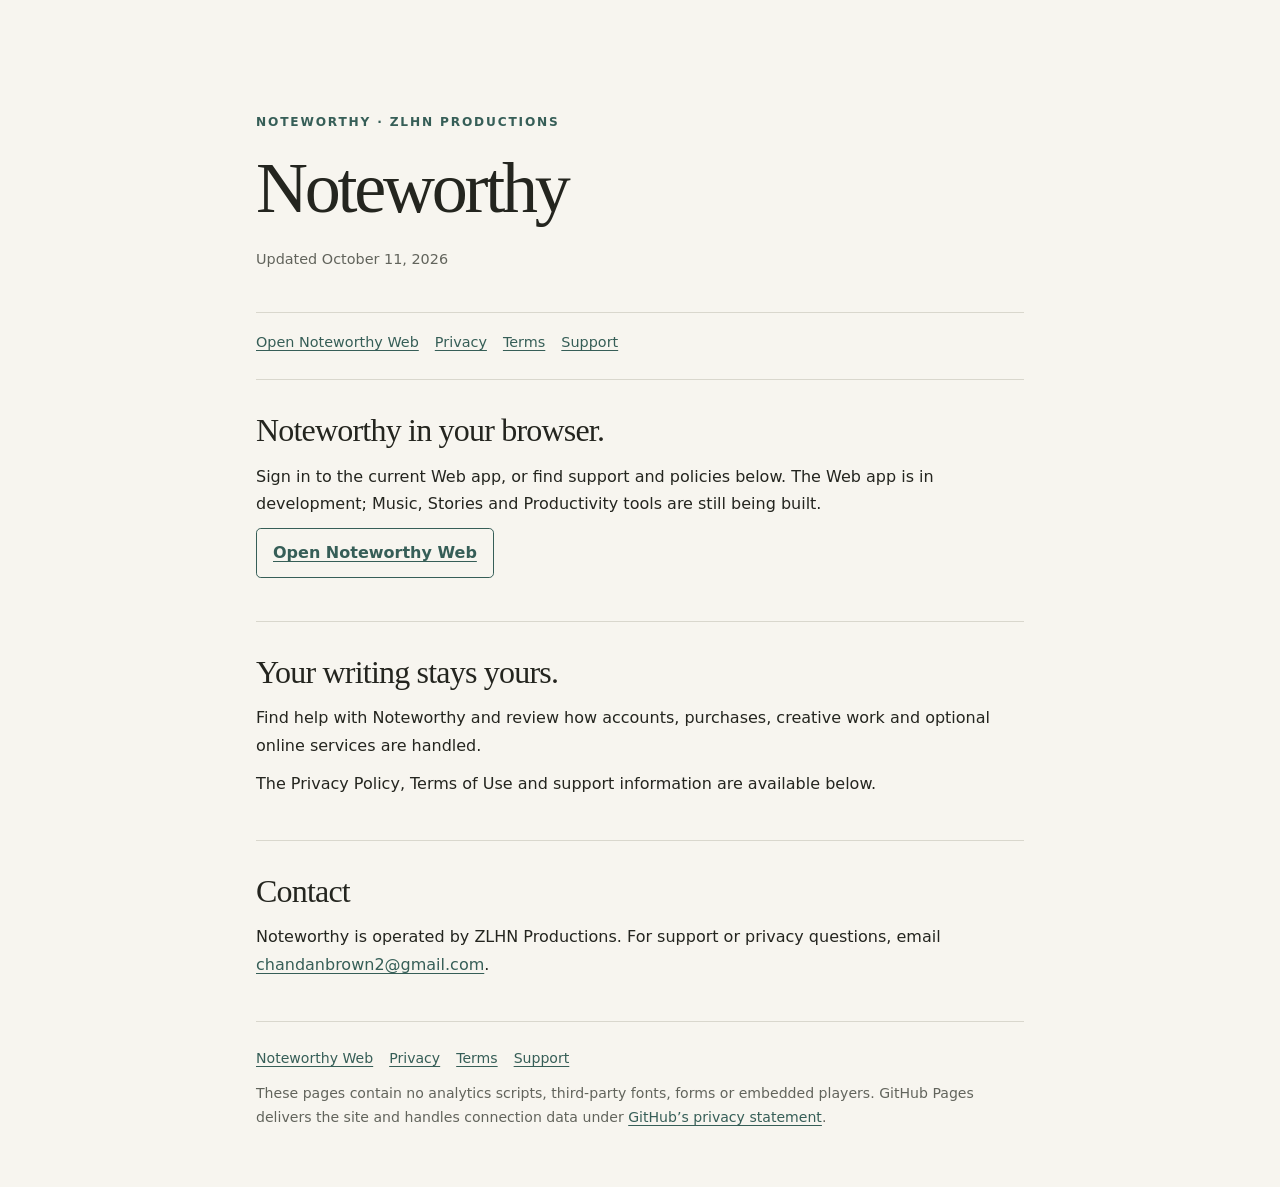
<file: index.html>
<!doctype html>
<html lang="en"><head><meta charset="utf-8"><meta name="viewport" content="width=device-width, initial-scale=1"><meta name="color-scheme" content="light dark"><meta name="noteworthy-policy-status" content="published"><title>Noteworthy — Web, support & policies</title><link rel="stylesheet" href="styles.css"><link rel="canonical" href="https://chandanb.github.io/noteworthy-pages/"></head>
<body><a class="skip-link" href="#content">Skip to content</a><header><p class="eyebrow">Noteworthy · ZLHN Productions</p><h1>Noteworthy</h1><p class="updated">Updated October 11, 2026</p></header><main id="content"><nav class="site-nav" aria-label="Site"><a href="https://chandanb.github.io/noteworthy-pages/web/">Open Noteworthy Web</a><a href="https://chandanb.github.io/noteworthy-pages/privacy/">Privacy</a><a href="https://chandanb.github.io/noteworthy-pages/terms/">Terms</a><a href="https://chandanb.github.io/noteworthy-pages/support/">Support</a></nav><section><h2>Noteworthy in your browser.</h2><p>Sign in to the current Web app, or find support and policies below. The Web app is in development; Music, Stories and Productivity tools are still being built.</p><p><a class="web-link" href="https://chandanb.github.io/noteworthy-pages/web/">Open Noteworthy Web</a></p></section><section><h2>Your writing stays yours.</h2><p>Find help with Noteworthy and review how accounts, purchases, creative work and optional online services are handled.</p><p>The Privacy Policy, Terms of Use and support information are available below.</p></section><section><h2>Contact</h2><p>Noteworthy is operated by ZLHN Productions. For support or privacy questions, email <a href="mailto:chandanbrown2@gmail.com">chandanbrown2@gmail.com</a>.</p></section></main><footer><a href="https://chandanb.github.io/noteworthy-pages/web/">Noteworthy Web</a><a href="https://chandanb.github.io/noteworthy-pages/privacy/">Privacy</a><a href="https://chandanb.github.io/noteworthy-pages/terms/">Terms</a><a href="https://chandanb.github.io/noteworthy-pages/support/">Support</a><p>These pages contain no analytics scripts, third-party fonts, forms or embedded players. GitHub Pages delivers the site and handles connection data under <a href="https://docs.github.com/en/site-policy/privacy-policies/github-general-privacy-statement">GitHub’s privacy statement</a>.</p></footer></body></html>
</file>
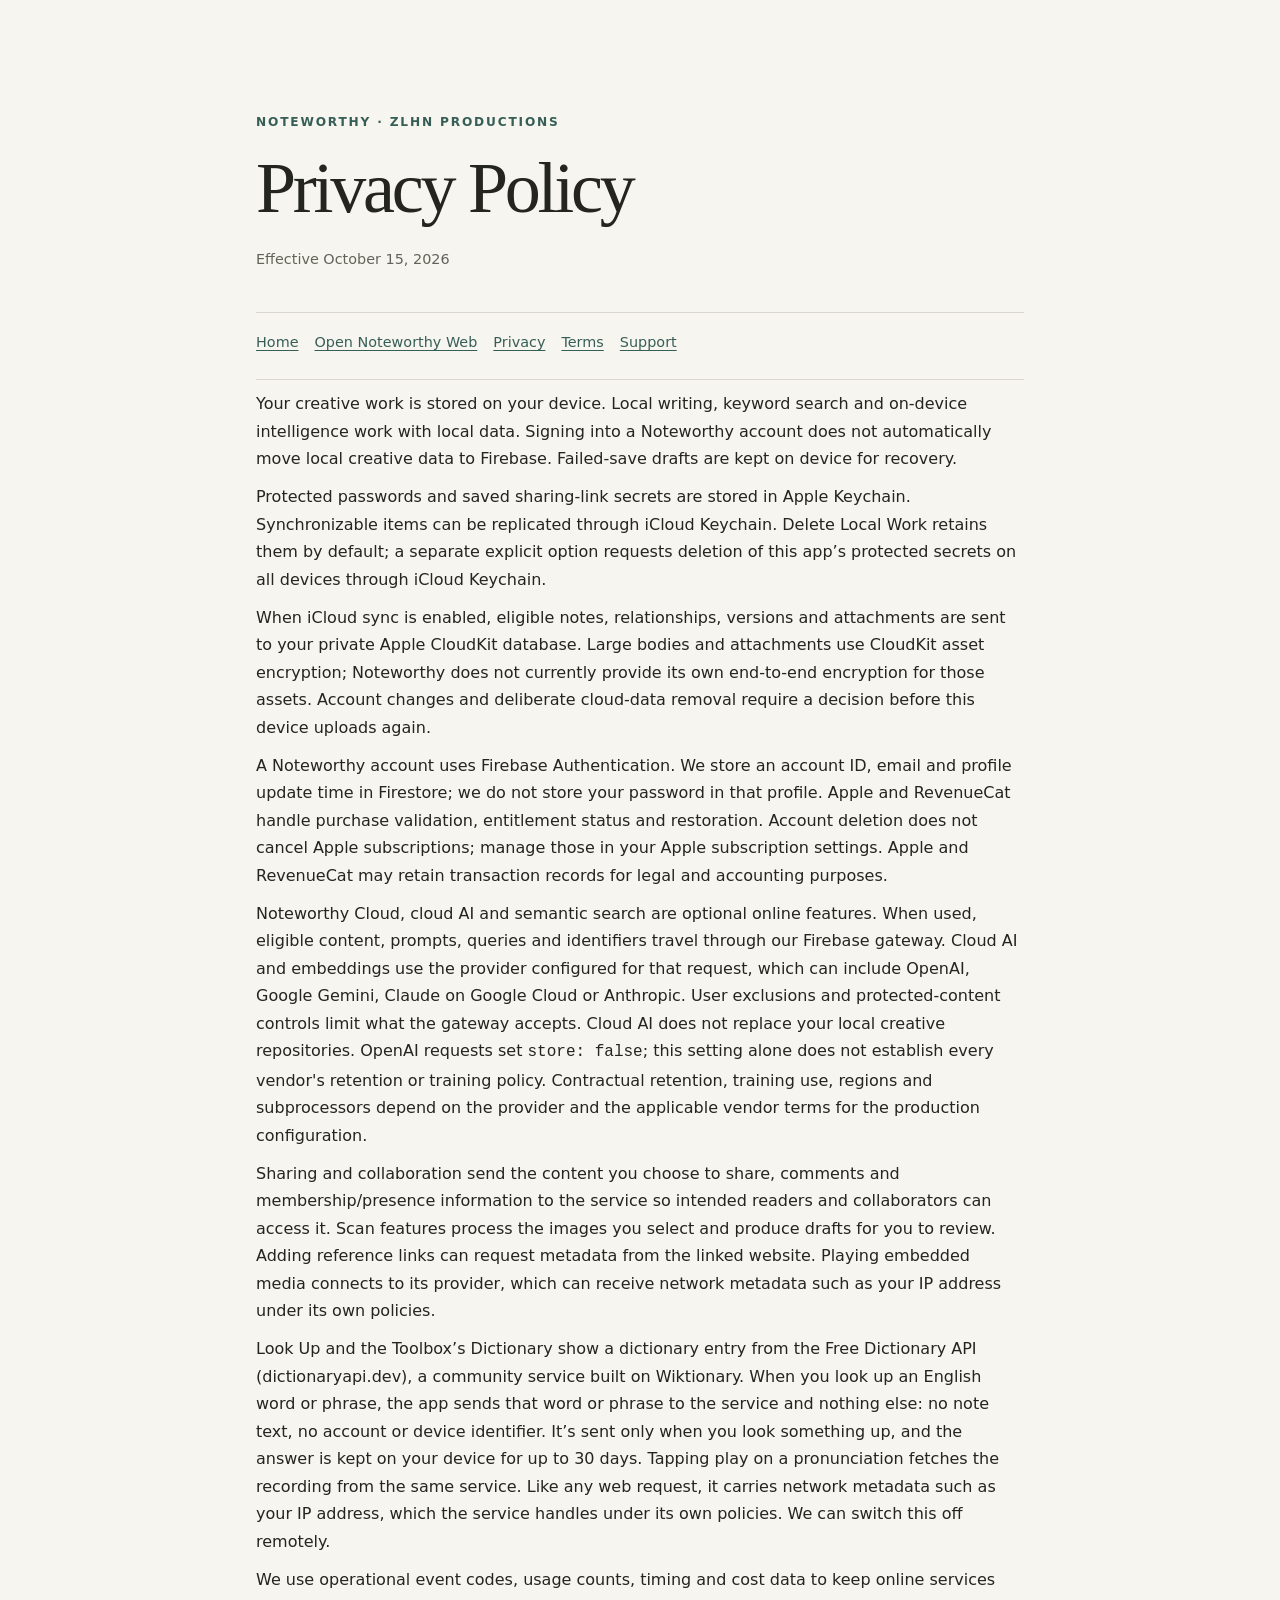
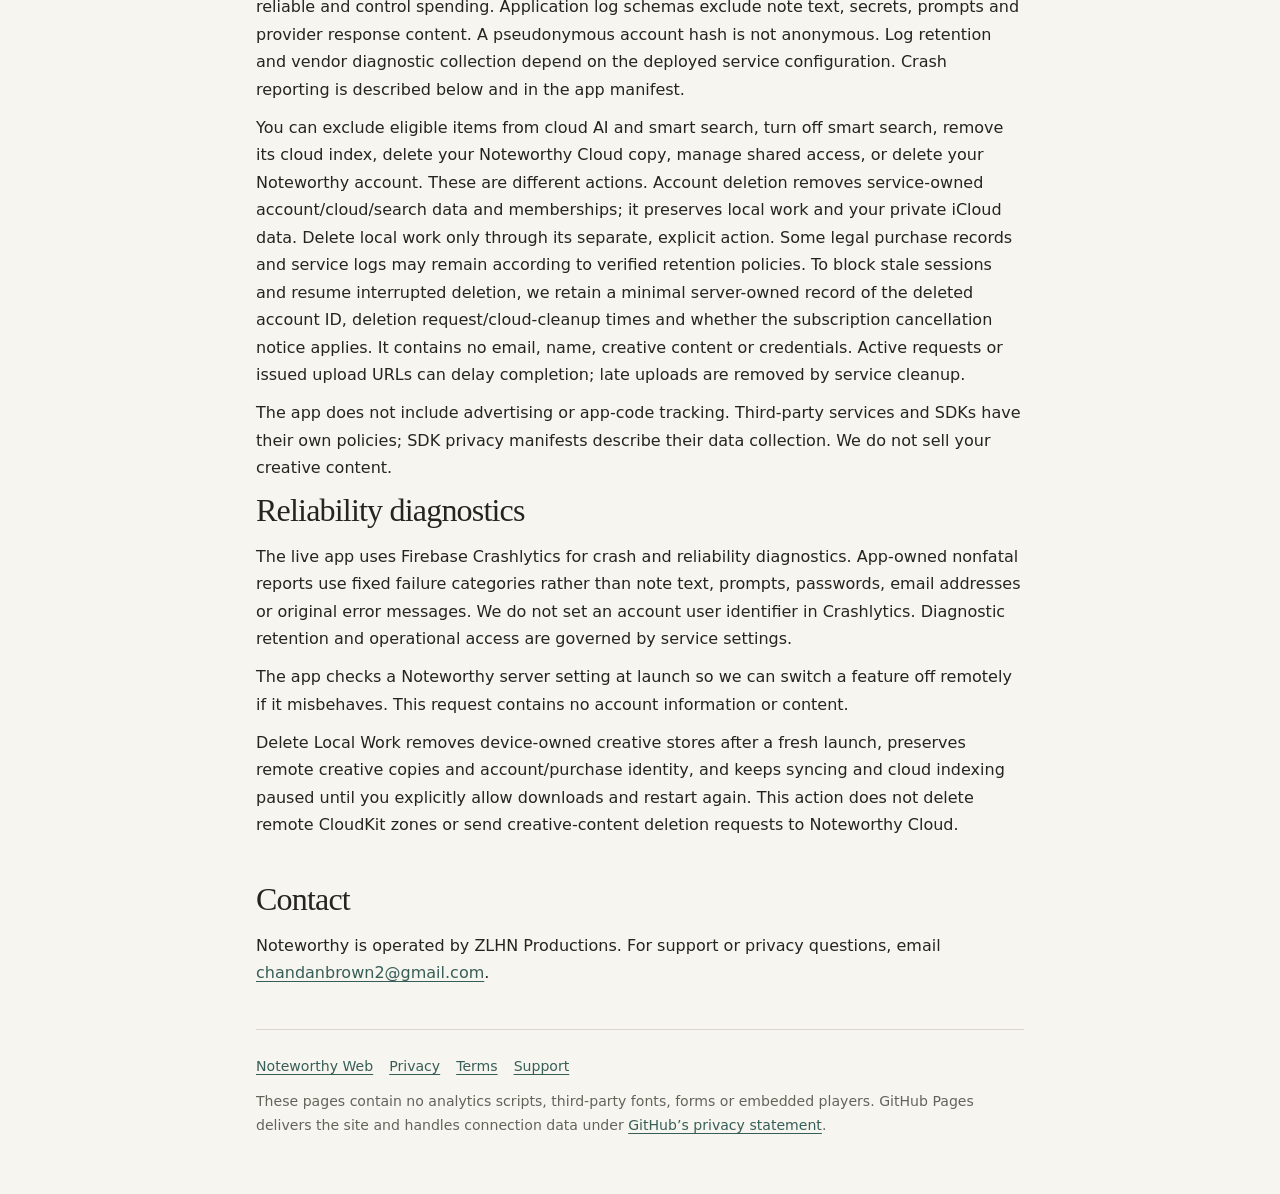
<file: privacy/index.html>
<!doctype html>
<html lang="en"><head><meta charset="utf-8"><meta name="viewport" content="width=device-width, initial-scale=1"><meta name="color-scheme" content="light dark"><meta name="noteworthy-policy-status" content="published"><title>Privacy Policy — Noteworthy</title><link rel="stylesheet" href="../styles.css"><link rel="canonical" href="https://chandanb.github.io/noteworthy-pages/privacy/"></head>
<body><a class="skip-link" href="#content">Skip to content</a><header><p class="eyebrow">Noteworthy · ZLHN Productions</p><h1>Privacy Policy</h1><p class="updated">Effective October 15, 2026</p></header><main id="content"><nav class="site-nav" aria-label="Site"><a href="https://chandanb.github.io/noteworthy-pages/">Home</a><a href="https://chandanb.github.io/noteworthy-pages/web/">Open Noteworthy Web</a><a href="https://chandanb.github.io/noteworthy-pages/privacy/">Privacy</a><a href="https://chandanb.github.io/noteworthy-pages/terms/">Terms</a><a href="https://chandanb.github.io/noteworthy-pages/support/">Support</a></nav><p>Your creative work is stored on your device. Local writing, keyword search and on-device intelligence work with local data. Signing into a Noteworthy account does not automatically move local creative data to Firebase. Failed-save drafts are kept on device for recovery.</p>
<p>Protected passwords and saved sharing-link secrets are stored in Apple Keychain. Synchronizable items can be replicated through iCloud Keychain. Delete Local Work retains them by default; a separate explicit option requests deletion of this app’s protected secrets on all devices through iCloud Keychain.</p>
<p>When iCloud sync is enabled, eligible notes, relationships, versions and attachments are sent to your private Apple CloudKit database. Large bodies and attachments use CloudKit asset encryption; Noteworthy does not currently provide its own end-to-end encryption for those assets. Account changes and deliberate cloud-data removal require a decision before this device uploads again.</p>
<p>A Noteworthy account uses Firebase Authentication. We store an account ID, email and profile update time in Firestore; we do not store your password in that profile. Apple and RevenueCat handle purchase validation, entitlement status and restoration. Account deletion does not cancel Apple subscriptions; manage those in your Apple subscription settings. Apple and RevenueCat may retain transaction records for legal and accounting purposes.</p>
<p>Noteworthy Cloud, cloud AI and semantic search are optional online features. When used, eligible content, prompts, queries and identifiers travel through our Firebase gateway. Cloud AI and embeddings use the provider configured for that request, which can include OpenAI, Google Gemini, Claude on Google Cloud or Anthropic. User exclusions and protected-content controls limit what the gateway accepts. Cloud AI does not replace your local creative repositories. OpenAI requests set <code>store: false</code>; this setting alone does not establish every vendor&#x27;s retention or training policy. Contractual retention, training use, regions and subprocessors depend on the provider and the applicable vendor terms for the production configuration.</p>
<p>Sharing and collaboration send the content you choose to share, comments and membership/presence information to the service so intended readers and collaborators can access it. Scan features process the images you select and produce drafts for you to review. Adding reference links can request metadata from the linked website. Playing embedded media connects to its provider, which can receive network metadata such as your IP address under its own policies.</p>
<p>Look Up and the Toolbox&rsquo;s Dictionary show a dictionary entry from the Free Dictionary API (dictionaryapi.dev), a community service built on Wiktionary. When you look up an English word or phrase, the app sends that word or phrase to the service and nothing else: no note text, no account or device identifier. It&rsquo;s sent only when you look something up, and the answer is kept on your device for up to 30 days. Tapping play on a pronunciation fetches the recording from the same service. Like any web request, it carries network metadata such as your IP address, which the service handles under its own policies. We can switch this off remotely.</p>
<p>We use operational event codes, usage counts, timing and cost data to keep online services reliable and control spending. Application log schemas exclude note text, secrets, prompts and provider response content. A pseudonymous account hash is not anonymous. Log retention and vendor diagnostic collection depend on the deployed service configuration. Crash reporting is described below and in the app manifest.</p>
<p>You can exclude eligible items from cloud AI and smart search, turn off smart search, remove its cloud index, delete your Noteworthy Cloud copy, manage shared access, or delete your Noteworthy account. These are different actions. Account deletion removes service-owned account/cloud/search data and memberships; it preserves local work and your private iCloud data. Delete local work only through its separate, explicit action. Some legal purchase records and service logs may remain according to verified retention policies. To block stale sessions and resume interrupted deletion, we retain a minimal server-owned record of the deleted account ID, deletion request/cloud-cleanup times and whether the subscription cancellation notice applies. It contains no email, name, creative content or credentials. Active requests or issued upload URLs can delay completion; late uploads are removed by service cleanup.</p>
<p>The app does not include advertising or app-code tracking. Third-party services and SDKs have their own policies; SDK privacy manifests describe their data collection. We do not sell your creative content.</p>

<h2>Reliability diagnostics</h2>
<p>The live app uses Firebase Crashlytics for crash and reliability diagnostics. App-owned nonfatal reports use fixed failure categories rather than note text, prompts, passwords, email addresses or original error messages. We do not set an account user identifier in Crashlytics. Diagnostic retention and operational access are governed by service settings. </p>
<p>The app checks a Noteworthy server setting at launch so we can switch a feature off remotely if it misbehaves. This request contains no account information or content.</p>
<p>Delete Local Work removes device-owned creative stores after a fresh launch, preserves remote creative copies and account/purchase identity, and keeps syncing and cloud indexing paused until you explicitly allow downloads and restart again. This action does not delete remote CloudKit zones or send creative-content deletion requests to Noteworthy Cloud.</p><section><h2>Contact</h2><p>Noteworthy is operated by ZLHN Productions. For support or privacy questions, email <a href="mailto:chandanbrown2@gmail.com">chandanbrown2@gmail.com</a>.</p></section></main><footer><a href="https://chandanb.github.io/noteworthy-pages/web/">Noteworthy Web</a><a href="https://chandanb.github.io/noteworthy-pages/privacy/">Privacy</a><a href="https://chandanb.github.io/noteworthy-pages/terms/">Terms</a><a href="https://chandanb.github.io/noteworthy-pages/support/">Support</a><p>These pages contain no analytics scripts, third-party fonts, forms or embedded players. GitHub Pages delivers the site and handles connection data under <a href="https://docs.github.com/en/site-policy/privacy-policies/github-general-privacy-statement">GitHub’s privacy statement</a>.</p></footer></body></html>
</file>
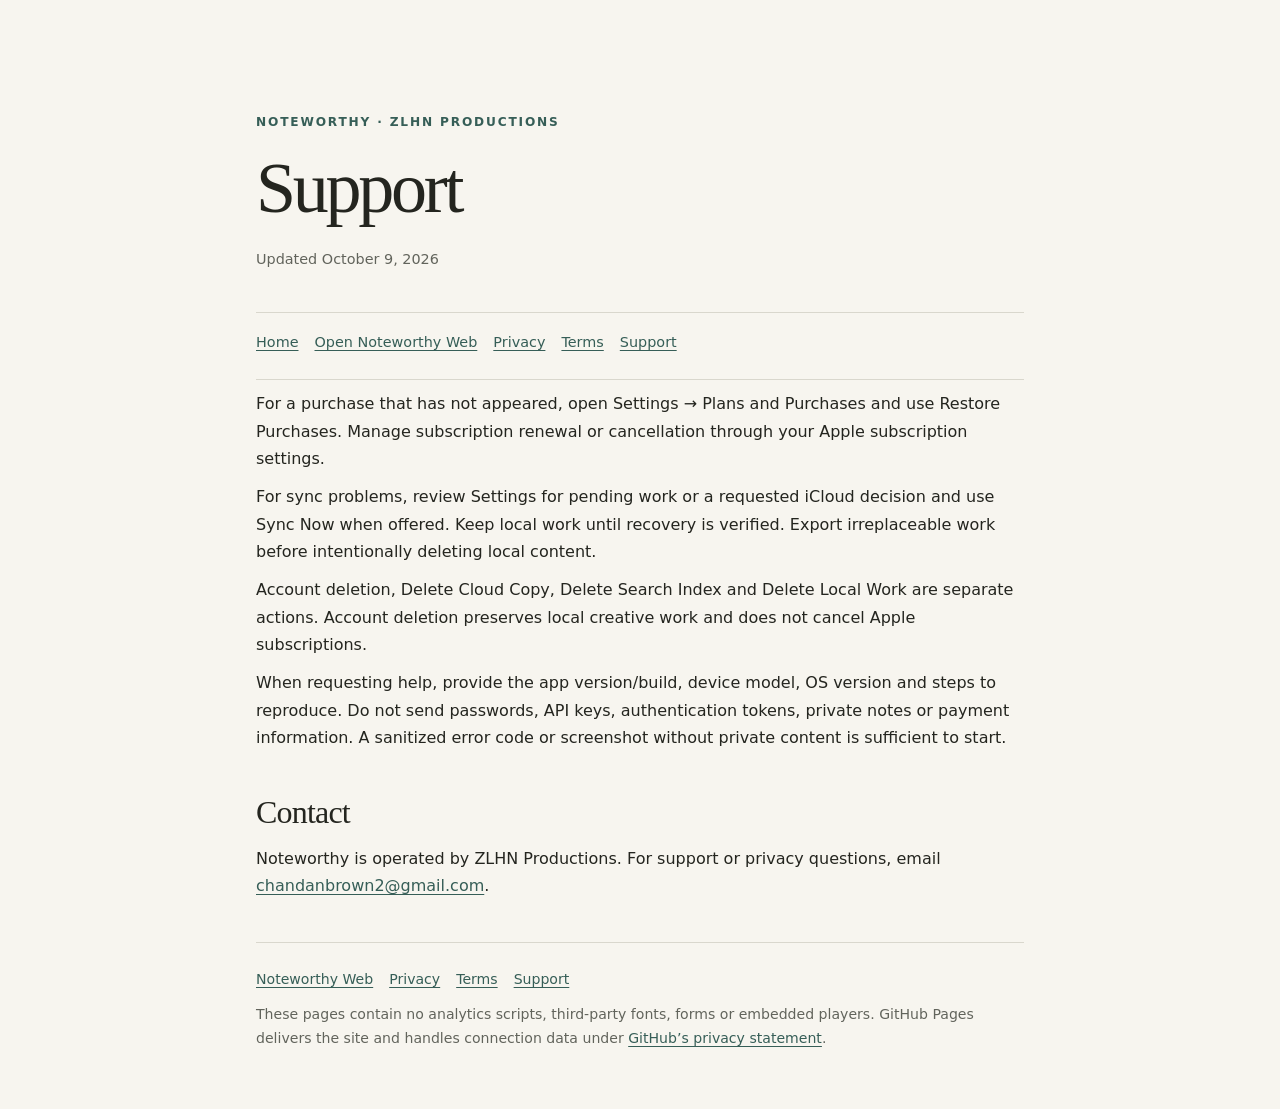
<file: support/index.html>
<!doctype html>
<html lang="en"><head><meta charset="utf-8"><meta name="viewport" content="width=device-width, initial-scale=1"><meta name="color-scheme" content="light dark"><meta name="noteworthy-policy-status" content="published"><title>Support — Noteworthy</title><link rel="stylesheet" href="../styles.css"><link rel="canonical" href="https://chandanb.github.io/noteworthy-pages/support/"></head>
<body><a class="skip-link" href="#content">Skip to content</a><header><p class="eyebrow">Noteworthy · ZLHN Productions</p><h1>Support</h1><p class="updated">Updated October 9, 2026</p></header><main id="content"><nav class="site-nav" aria-label="Site"><a href="https://chandanb.github.io/noteworthy-pages/">Home</a><a href="https://chandanb.github.io/noteworthy-pages/web/">Open Noteworthy Web</a><a href="https://chandanb.github.io/noteworthy-pages/privacy/">Privacy</a><a href="https://chandanb.github.io/noteworthy-pages/terms/">Terms</a><a href="https://chandanb.github.io/noteworthy-pages/support/">Support</a></nav><p>For a purchase that has not appeared, open Settings → Plans and Purchases and use Restore Purchases. Manage subscription renewal or cancellation through your Apple subscription settings.</p>
<p>For sync problems, review Settings for pending work or a requested iCloud decision and use Sync Now when offered. Keep local work until recovery is verified. Export irreplaceable work before intentionally deleting local content.</p>
<p>Account deletion, Delete Cloud Copy, Delete Search Index and Delete Local Work are separate actions. Account deletion preserves local creative work and does not cancel Apple subscriptions.</p>
<p>When requesting help, provide the app version/build, device model, OS version and steps to reproduce. Do not send passwords, API keys, authentication tokens, private notes or payment information. A sanitized error code or screenshot without private content is sufficient to start.</p><section><h2>Contact</h2><p>Noteworthy is operated by ZLHN Productions. For support or privacy questions, email <a href="mailto:chandanbrown2@gmail.com">chandanbrown2@gmail.com</a>.</p></section></main><footer><a href="https://chandanb.github.io/noteworthy-pages/web/">Noteworthy Web</a><a href="https://chandanb.github.io/noteworthy-pages/privacy/">Privacy</a><a href="https://chandanb.github.io/noteworthy-pages/terms/">Terms</a><a href="https://chandanb.github.io/noteworthy-pages/support/">Support</a><p>These pages contain no analytics scripts, third-party fonts, forms or embedded players. GitHub Pages delivers the site and handles connection data under <a href="https://docs.github.com/en/site-policy/privacy-policies/github-general-privacy-statement">GitHub’s privacy statement</a>.</p></footer></body></html>
</file>
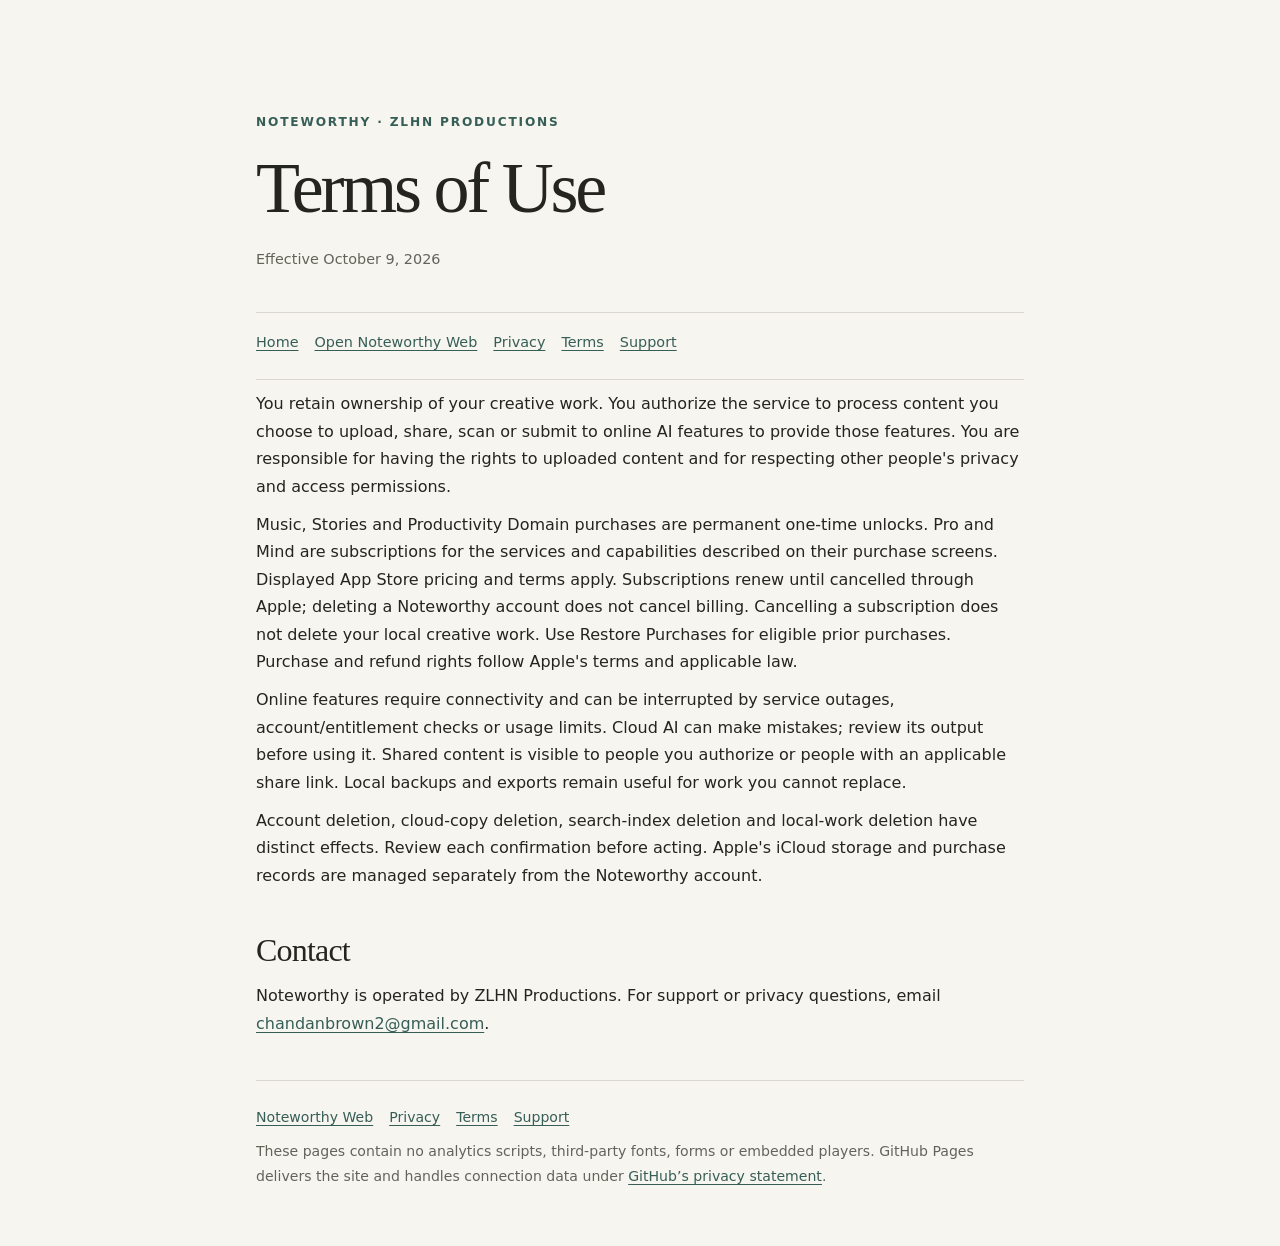
<file: terms/index.html>
<!doctype html>
<html lang="en"><head><meta charset="utf-8"><meta name="viewport" content="width=device-width, initial-scale=1"><meta name="color-scheme" content="light dark"><meta name="noteworthy-policy-status" content="published"><title>Terms of Use — Noteworthy</title><link rel="stylesheet" href="../styles.css"><link rel="canonical" href="https://chandanb.github.io/noteworthy-pages/terms/"></head>
<body><a class="skip-link" href="#content">Skip to content</a><header><p class="eyebrow">Noteworthy · ZLHN Productions</p><h1>Terms of Use</h1><p class="updated">Effective October 9, 2026</p></header><main id="content"><nav class="site-nav" aria-label="Site"><a href="https://chandanb.github.io/noteworthy-pages/">Home</a><a href="https://chandanb.github.io/noteworthy-pages/web/">Open Noteworthy Web</a><a href="https://chandanb.github.io/noteworthy-pages/privacy/">Privacy</a><a href="https://chandanb.github.io/noteworthy-pages/terms/">Terms</a><a href="https://chandanb.github.io/noteworthy-pages/support/">Support</a></nav><p>You retain ownership of your creative work. You authorize the service to process content you choose to upload, share, scan or submit to online AI features to provide those features. You are responsible for having the rights to uploaded content and for respecting other people&#x27;s privacy and access permissions.</p>
<p>Music, Stories and Productivity Domain purchases are permanent one-time unlocks. Pro and Mind are subscriptions for the services and capabilities described on their purchase screens. Displayed App Store pricing and terms apply. Subscriptions renew until cancelled through Apple; deleting a Noteworthy account does not cancel billing. Cancelling a subscription does not delete your local creative work. Use Restore Purchases for eligible prior purchases. Purchase and refund rights follow Apple&#x27;s terms and applicable law.</p>
<p>Online features require connectivity and can be interrupted by service outages, account/entitlement checks or usage limits. Cloud AI can make mistakes; review its output before using it. Shared content is visible to people you authorize or people with an applicable share link. Local backups and exports remain useful for work you cannot replace.</p>
<p>Account deletion, cloud-copy deletion, search-index deletion and local-work deletion have distinct effects. Review each confirmation before acting. Apple&#x27;s iCloud storage and purchase records are managed separately from the Noteworthy account.</p>
<section><h2>Contact</h2><p>Noteworthy is operated by ZLHN Productions. For support or privacy questions, email <a href="mailto:chandanbrown2@gmail.com">chandanbrown2@gmail.com</a>.</p></section></main><footer><a href="https://chandanb.github.io/noteworthy-pages/web/">Noteworthy Web</a><a href="https://chandanb.github.io/noteworthy-pages/privacy/">Privacy</a><a href="https://chandanb.github.io/noteworthy-pages/terms/">Terms</a><a href="https://chandanb.github.io/noteworthy-pages/support/">Support</a><p>These pages contain no analytics scripts, third-party fonts, forms or embedded players. GitHub Pages delivers the site and handles connection data under <a href="https://docs.github.com/en/site-policy/privacy-policies/github-general-privacy-statement">GitHub’s privacy statement</a>.</p></footer></body></html>
</file>
<file: styles.css>
:root {
      color-scheme: light dark;
      --paper: #f7f5ef;
      --ink: #24251f;
      --muted: #62645c;
      --accent: #365e57;
      --line: #d9d7cd;
      --focus: #a85f27;
    }
    @media (prefers-color-scheme: dark) {
      :root {
        --paper: #1e211f;
        --ink: #ecece4;
        --muted: #b9bdb4;
        --accent: #a8d1c2;
        --line: #414641;
        --focus: #edbd8a;
      }
    }
    * { box-sizing: border-box; }
    html { background: var(--paper); scroll-behavior: smooth; }
    body {
      margin: 0;
      color: var(--ink);
      background: var(--paper);
      font: 1rem/1.72 system-ui, -apple-system, BlinkMacSystemFont, "Segoe UI", sans-serif;
      text-rendering: optimizeLegibility;
    }
    a { color: var(--accent); text-underline-offset: .2em; }
    a:focus-visible { outline: 3px solid var(--focus); outline-offset: 4px; border-radius: 2px; }
    .skip-link {
      position: absolute; left: 1rem; top: -5rem; z-index: 1;
      padding: .65rem 1rem; color: var(--paper); background: var(--ink);
    }
    .skip-link:focus { top: 1rem; }
    header, main, footer { width: min(100% - 2.5rem, 48rem); margin-inline: auto; }
    header { padding: clamp(3.5rem, 10vw, 7rem) 0 2.5rem; }
    .eyebrow {
      margin: 0 0 .9rem; color: var(--accent); font-size: .76rem;
      font-weight: 700; letter-spacing: .15em; text-transform: uppercase;
    }
    h1, h2 { font-family: Georgia, "Times New Roman", serif; font-weight: 500; line-height: 1.16; }
    h1 { max-width: 13ch; margin: 0; font-size: clamp(2.7rem, 8vw, 4.5rem); letter-spacing: -.045em; }
    .intro { max-width: 39rem; margin: 1.5rem 0 0; color: var(--muted); font-size: 1.12rem; }
    .updated { margin: 1rem 0 0; color: var(--muted); font-size: .9rem; }
    nav { padding: 1.1rem 0 1.5rem; border-block: 1px solid var(--line); }
    nav p { margin: 0 0 .5rem; font-size: .82rem; font-weight: 700; }
    nav ul { display: flex; flex-wrap: wrap; gap: .4rem 1.2rem; margin: 0; padding: 0; list-style: none; }
    nav a { font-size: .9rem; }
    section { padding: 2rem 0; border-bottom: 1px solid var(--line); scroll-margin-top: 1rem; }
    h2 { margin: 0 0 .85rem; font-size: clamp(1.55rem, 5vw, 2rem); letter-spacing: -.025em; }
    p { margin: .65rem 0; }
    ul { padding-left: 1.3rem; }
    li { padding-left: .2rem; margin: .25rem 0; }
    .contact {
      margin: 1.2rem 0 0; padding: 1.1rem 1.25rem;
      border-left: 3px solid var(--accent); background: color-mix(in srgb, var(--accent) 8%, var(--paper));
    }
    footer { padding: 1.5rem 0 3rem; color: var(--muted); font-size: .88rem; }
    @media (max-width: 34rem) {
      header, main, footer { width: min(100% - 2rem, 48rem); }
      nav ul { display: grid; grid-template-columns: 1fr 1fr; }
    }
    @media print {
      :root { color-scheme: light; --paper: white; --ink: black; --muted: #444; --accent: #244a42; --line: #bbb; }
      nav, .skip-link { display: none; }
      header { padding-top: 1rem; }
      a { color: inherit; }
      section { break-inside: avoid; }
    }
    @media (prefers-reduced-motion: reduce) { html { scroll-behavior: auto; } }
  
.notice { border-left:3px solid var(--focus); padding:1rem; margin:1.5rem 0; }
.site-nav { display:flex; flex-wrap:wrap; gap:1rem; }

footer > a { display: inline-block; margin-right: 1rem; }
.web-link { display: inline-block; padding: .65rem 1rem; border: 1px solid var(--accent); border-radius: .3rem; font-weight: 600; }
</file>
